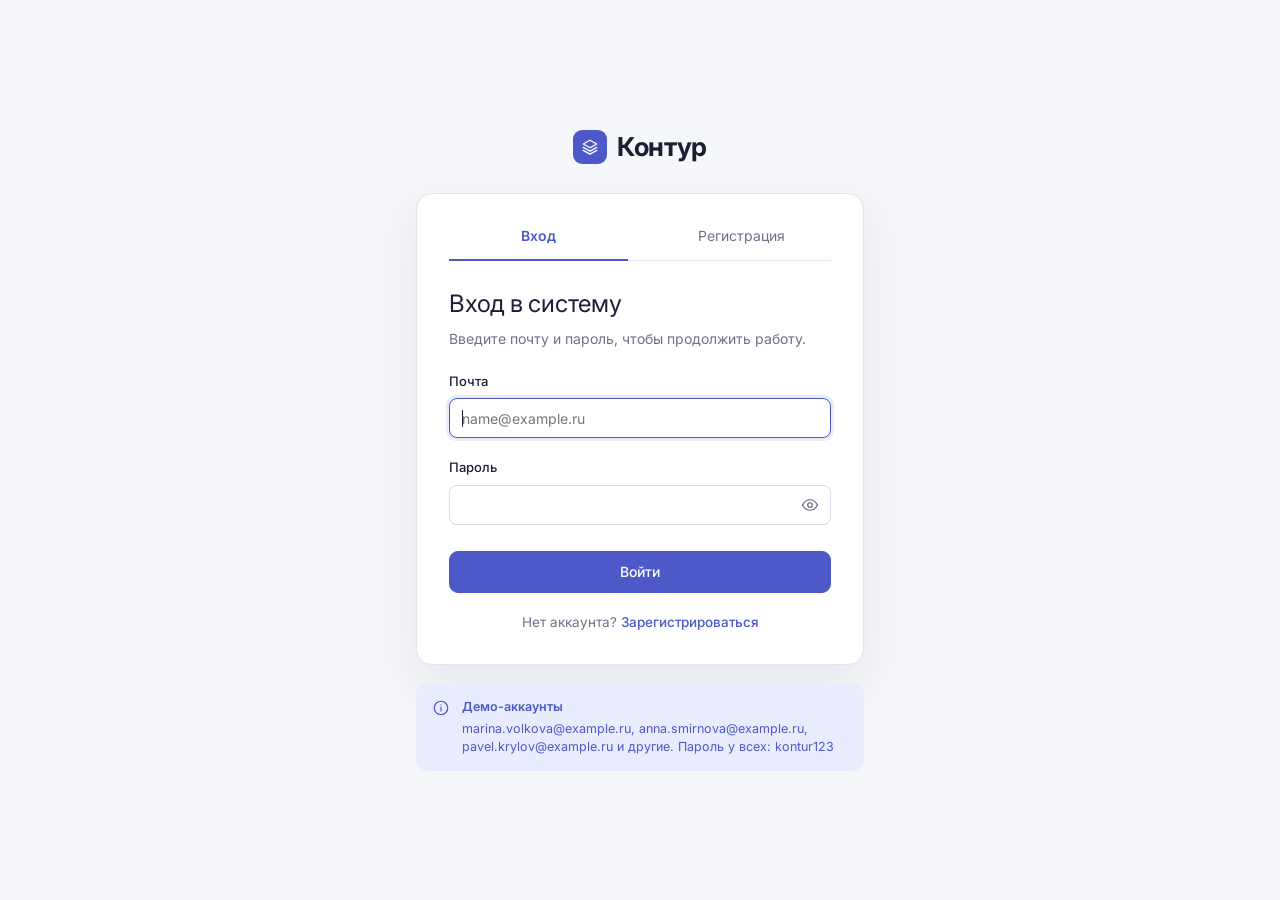
<file: index.html>
<!DOCTYPE html>
<html lang="ru">
	<head>
		<meta charset="utf-8">
		<meta http-equiv="refresh" content="0; url=projects.html">
		<title>Контур</title>
	</head>
	<body>
		<a href="projects.html">Перейти к проектам</a>
	</body>
</html>
</file>
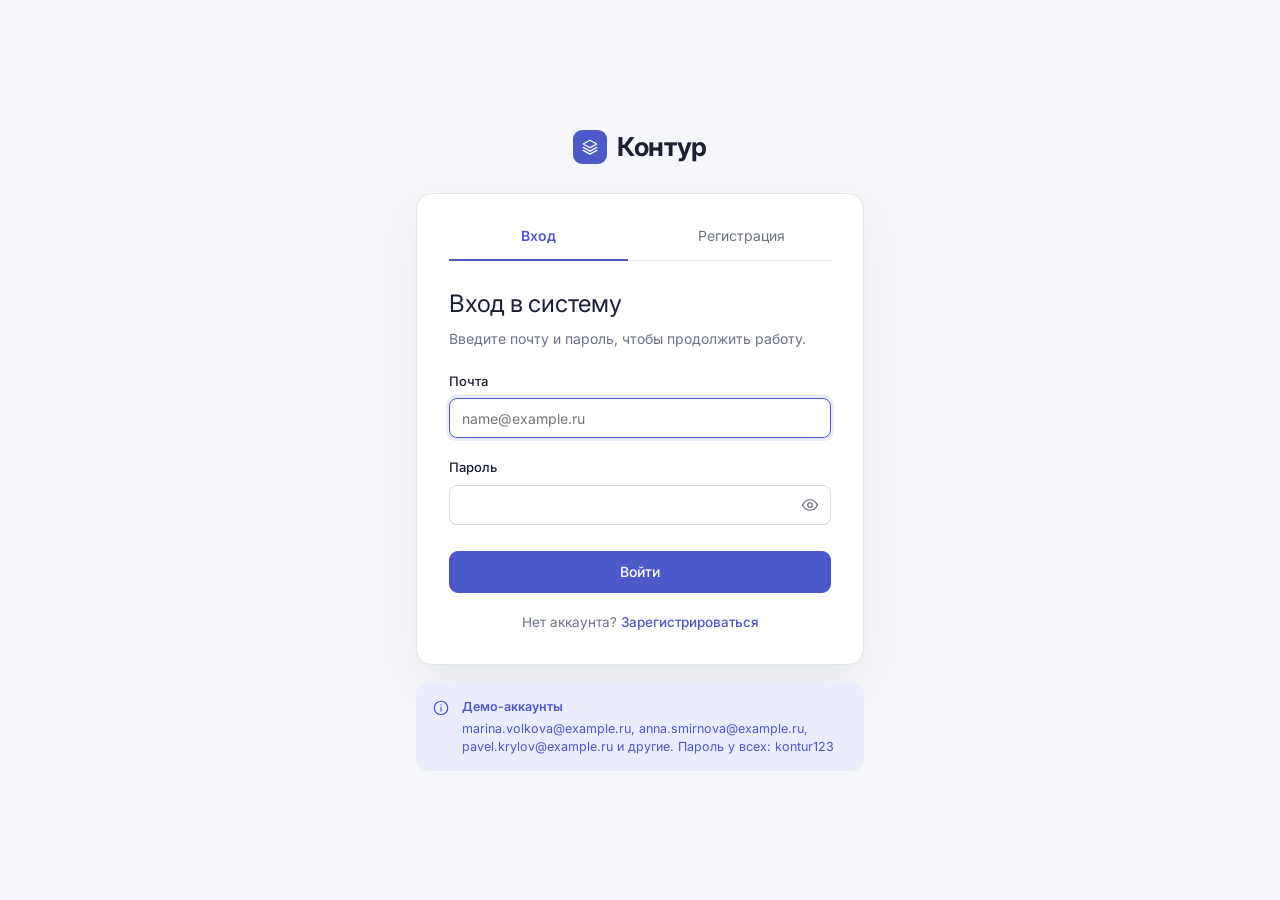
<file: login.html>
<!DOCTYPE html>
<html lang="ru">
<head>
	<meta charset="utf-8">
	<meta name="viewport" content="width=device-width, initial-scale=1">
	<title>Вход — Контур</title>
	<link rel="preconnect" href="https://fonts.googleapis.com">
	<link rel="preconnect" href="https://fonts.gstatic.com" crossorigin>
	<link href="https://fonts.googleapis.com/css2?family=Inter:wght@400;500;600;700&display=swap" rel="stylesheet">
	<link rel="stylesheet" href="css/styles.css">
</head>
<body class="auth-body">
	<main class="auth">
		<div class="auth-brand"><span class="logo"><svg viewBox="0 0 24 24"><path d="m12 3 9 5-9 5-9-5z"/><path d="m3 12.5 9 5 9-5"/><path d="m3 16.5 9 5 9-5"/></svg></span>Контур</div>
		<section class="auth-card">
			<div class="tabs auth-tabs"><a href="#" data-mode="login" class="active">Вход</a><a href="#" data-mode="register">Регистрация</a></div>
			<h1 id="auth-title">Вход в систему</h1>
			<p class="sub" id="auth-sub"></p>
			<div class="alert alert-error auth-alert hidden" id="auth-error" role="alert"><svg class="i" viewBox="0 0 24 24"><circle cx="12" cy="12" r="9"/><path d="M12 7.5v5.5M12 16.3v.1"/></svg><div><b>Не удалось войти</b><span id="auth-error-text"></span></div></div>
			<form id="login-form" novalidate>
				<div class="field" data-field="email"><label for="login-email">Почта</label><input class="input" id="login-email" name="email" type="email" placeholder="name@example.ru" autocomplete="username"><div class="field-error"></div></div>
				<div class="field" data-field="password"><label for="login-password">Пароль</label><div class="pw-wrap"><input class="input" id="login-password" name="password" type="password" autocomplete="current-password"><button class="pw-toggle" type="button" aria-label="Показать пароль"><svg class="i" viewBox="0 0 24 24"><path d="M2 12s3.6-7 10-7 10 7 10 7-3.6 7-10 7S2 12 2 12z"/><circle cx="12" cy="12" r="3"/></svg></button></div><div class="field-error"></div></div>
				<button class="btn btn-primary auth-submit" type="submit">Войти</button>
				<p class="auth-switch">Нет аккаунта? <button type="button" data-mode="register">Зарегистрироваться</button></p>
			</form>
			<form id="register-form" class="hidden" novalidate>
				<div class="field" data-field="name"><label for="reg-name">Имя и фамилия</label><input class="input" id="reg-name" name="name" autocomplete="name" placeholder="Мария Иванова"><div class="field-error"></div></div>
				<div class="field" data-field="email"><label for="reg-email">Почта</label><input class="input" id="reg-email" name="email" type="email" placeholder="name@example.ru" autocomplete="email"><div class="field-error"></div></div>
				<div class="field" data-field="password"><label for="reg-password">Пароль</label><div class="pw-wrap"><input class="input" id="reg-password" name="password" type="password" autocomplete="new-password"><button class="pw-toggle" type="button" aria-label="Показать пароль"><svg class="i" viewBox="0 0 24 24"><path d="M2 12s3.6-7 10-7 10 7 10 7-3.6 7-10 7S2 12 2 12z"/><circle cx="12" cy="12" r="3"/></svg></button></div><div class="hint">Не короче 8 символов, с буквами и цифрами.</div><div class="field-error"></div></div>
				<div class="field" data-field="confirm"><label for="reg-confirm">Повторите пароль</label><div class="pw-wrap"><input class="input" id="reg-confirm" name="confirm" type="password" autocomplete="new-password"><button class="pw-toggle" type="button" aria-label="Показать пароль"><svg class="i" viewBox="0 0 24 24"><path d="M2 12s3.6-7 10-7 10 7 10 7-3.6 7-10 7S2 12 2 12z"/><circle cx="12" cy="12" r="3"/></svg></button></div><div class="field-error"></div></div>
				<button class="btn btn-primary auth-submit" type="submit">Создать аккаунт</button>
				<p class="auth-switch">Уже есть аккаунт? <button type="button" data-mode="login">Войти</button></p>
			</form>
		</section>
		<div class="alert alert-info demo-hint" id="demo-hint"><svg class="i" viewBox="0 0 24 24"><circle cx="12" cy="12" r="9"/><path d="M12 11v5M12 7.8v.1"/></svg><div><b>Демо-аккаунты</b>marina.volkova@example.ru, anna.smirnova@example.ru, pavel.krylov@example.ru и другие. Пароль у всех: kontur123</div></div>
	</main>
	<script src="js/store.js"></script>
	<script src="js/ui.js"></script>
	<script src="js/auth.js"></script>
	<script src="js/pages/login.js"></script>
</body>
</html>
</file>
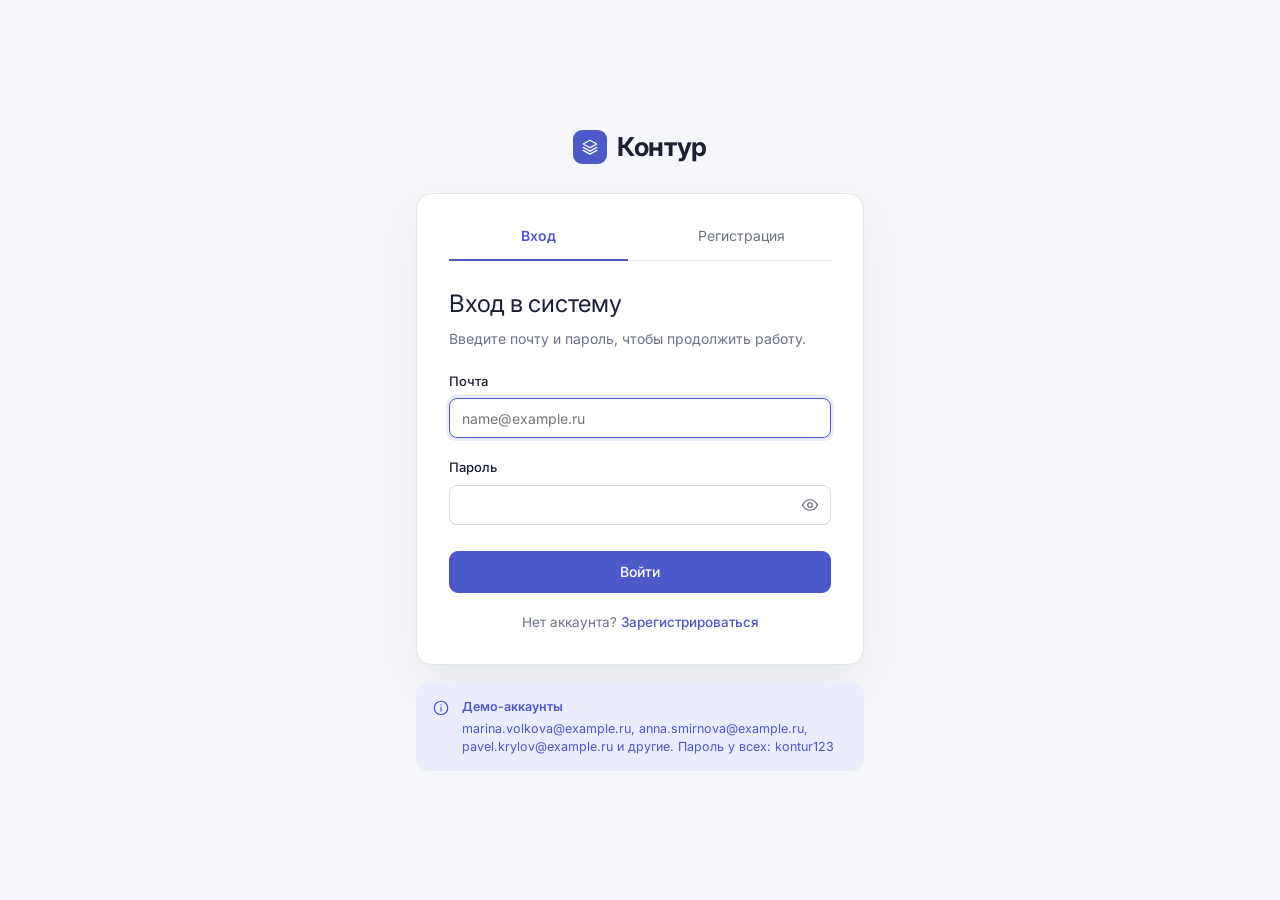
<file: members.html>
<!DOCTYPE html>
<html lang="ru">
<head>
	<meta charset="utf-8">
	<meta name="viewport" content="width=device-width, initial-scale=1">
	<title>Участники проекта — Контур</title>
	<link rel="preconnect" href="https://fonts.googleapis.com">
	<link rel="preconnect" href="https://fonts.gstatic.com" crossorigin>
	<link href="https://fonts.googleapis.com/css2?family=Inter:wght@400;500;600;700&display=swap" rel="stylesheet">
	<link rel="stylesheet" href="css/styles.css">
</head>
<body>
	<main class="content">
		<div class="page-head">
			<div><h1>Участники проекта</h1><p class="sub" id="members-sub"></p></div>
			<div class="head-actions"><button class="btn btn-primary" type="button" data-open="modal-invite" id="invite-open" style="height:38px"><svg class="i" viewBox="0 0 24 24"><circle cx="9" cy="8.5" r="3.2"/><path d="M3 19c0-3.2 2.7-5 6-5s4 .8 5 2.2M18 8v6M15 11h6"/></svg>Пригласить участника</button></div>
		</div>
		<div class="tabs"><a href="tickets.html">Тикеты</a><a href="members.html" class="active">Участники</a><a href="project-settings.html">Настройки</a></div>
		<div class="alert alert-info page-alert"><svg class="i" viewBox="0 0 24 24"><circle cx="12" cy="12" r="9"/><path d="M12 11v5M12 7.8v.1"/></svg><div><b>Управлять участниками может только руководитель</b><span id="members-note"></span></div></div>
		<div class="table members">
			<div class="t-head"><div>Участник</div><div>Роль в проекте</div><div>Доступ</div><div>Действия</div></div>
			<div id="members-body"></div>
		</div>
	</main>

	<div class="overlay" id="modal-invite" role="dialog" aria-modal="true" aria-labelledby="modal-invite-t">
		<div class="modal">
			<div class="modal-head"><h2 id="modal-invite-t">Приглашение в проект</h2><button class="modal-x" type="button" data-close aria-label="Закрыть"><svg class="i" viewBox="0 0 24 24"><path d="M6 6l12 12M18 6 6 18"/></svg></button></div>
			<p class="lead" id="invite-lead"></p>
			<div class="field" id="invite-email-field"><label for="invite-email">Email участника *</label><input class="input" id="invite-email" type="email" placeholder="name@example.ru" autocomplete="off"><div class="field-error"></div></div>
			<div class="hint" style="margin-top:-4px">Приглашать можно человека с готовым аккаунтом. Роль назначается после входа в проект.</div>
			<div class="alert alert-success hidden" id="invite-sent"><svg class="i" viewBox="0 0 24 24"><circle cx="12" cy="12" r="9"/><path d="m8 12.3 2.8 2.8L16 9.5"/></svg><div><b>Приглашение отправлено</b>Письмо отправлено на <span id="invite-sent-email"></span>. В списке участников отображается статус «Приглашён».<span class="invite-code" id="invite-sent-code"></span></div></div>
			<div class="modal-foot"><button class="btn" type="button" data-close>Отмена</button><button class="btn btn-primary" id="invite-done" type="button">Готово</button></div>
		</div>
	</div>
	<div class="overlay" id="modal-role" role="dialog" aria-modal="true" aria-labelledby="modal-role-t">
		<div class="modal">
			<div class="modal-head"><h2 id="modal-role-t">Изменить роль участника</h2><button class="modal-x" type="button" data-close aria-label="Закрыть"><svg class="i" viewBox="0 0 24 24"><path d="M6 6l12 12M18 6 6 18"/></svg></button></div>
			<p class="lead" id="role-lead"></p>
			<div class="person" style="margin-bottom:22px"><span class="avatar lg" id="role-ava"></span><div><b id="role-name"></b><small id="role-email"></small></div></div>
			<div class="field"><label for="cur-role">Текущая роль</label><input class="input" id="cur-role" readonly></div>
			<div class="field"><label for="new-role">Новая роль *</label><select class="select" id="new-role"><option value="manager">Руководитель</option><option value="developer">Разработчик</option><option value="tester">Тестировщик</option></select></div>
			<div class="alert alert-info" style="margin-top:0"><svg class="i" viewBox="0 0 24 24"><circle cx="12" cy="12" r="9"/><path d="M12 11v5M12 7.8v.1"/></svg><div><b id="role-info-title"></b><span id="role-info-text"></span></div></div>
			<p class="hint" style="margin:18px 0 0;font-size:13px">«Отмена» закроет окно без изменения роли.</p>
			<div class="modal-foot"><button class="btn" type="button" data-close>Отмена</button><button class="btn btn-primary" id="role-save" type="button">Сохранить роль</button></div>
		</div>
	</div>
	<div class="overlay" id="modal-remove" role="dialog" aria-modal="true" aria-labelledby="modal-remove-t">
		<div class="modal">
			<div class="modal-head"><h2 id="modal-remove-t">Удалить участника из проекта?</h2><button class="modal-x" type="button" data-close aria-label="Закрыть"><svg class="i" viewBox="0 0 24 24"><path d="M6 6l12 12M18 6 6 18"/></svg></button></div>
			<p class="lead"><span id="rm-name"></span> потеряет доступ к проекту «<span id="rm-project"></span>». Комментарии и созданные тикеты останутся в проекте.</p>
			<div class="kv">Участник</div><div class="kv-v" id="rm-line"></div>
			<div class="kv" style="margin-top:20px">Роль</div><div class="kv-v" id="rm-role"></div>
			<div class="alert alert-warn" id="rm-alert"><svg class="i" viewBox="0 0 24 24"><circle cx="12" cy="12" r="9"/><path d="M12 11v5M12 7.8v.1"/></svg><div><b id="rm-alert-title"></b><span id="rm-alert-text"></span></div></div>
			<div class="modal-foot"><button class="btn" type="button" data-close>Отмена</button><button class="btn btn-danger" id="remove-confirm" type="button">Удалить участника</button></div>
		</div>
	</div>
	<script src="js/store.js"></script>
	<script src="js/ui.js"></script>
	<script src="js/pages/members.js"></script>
</body>
</html>
</file>
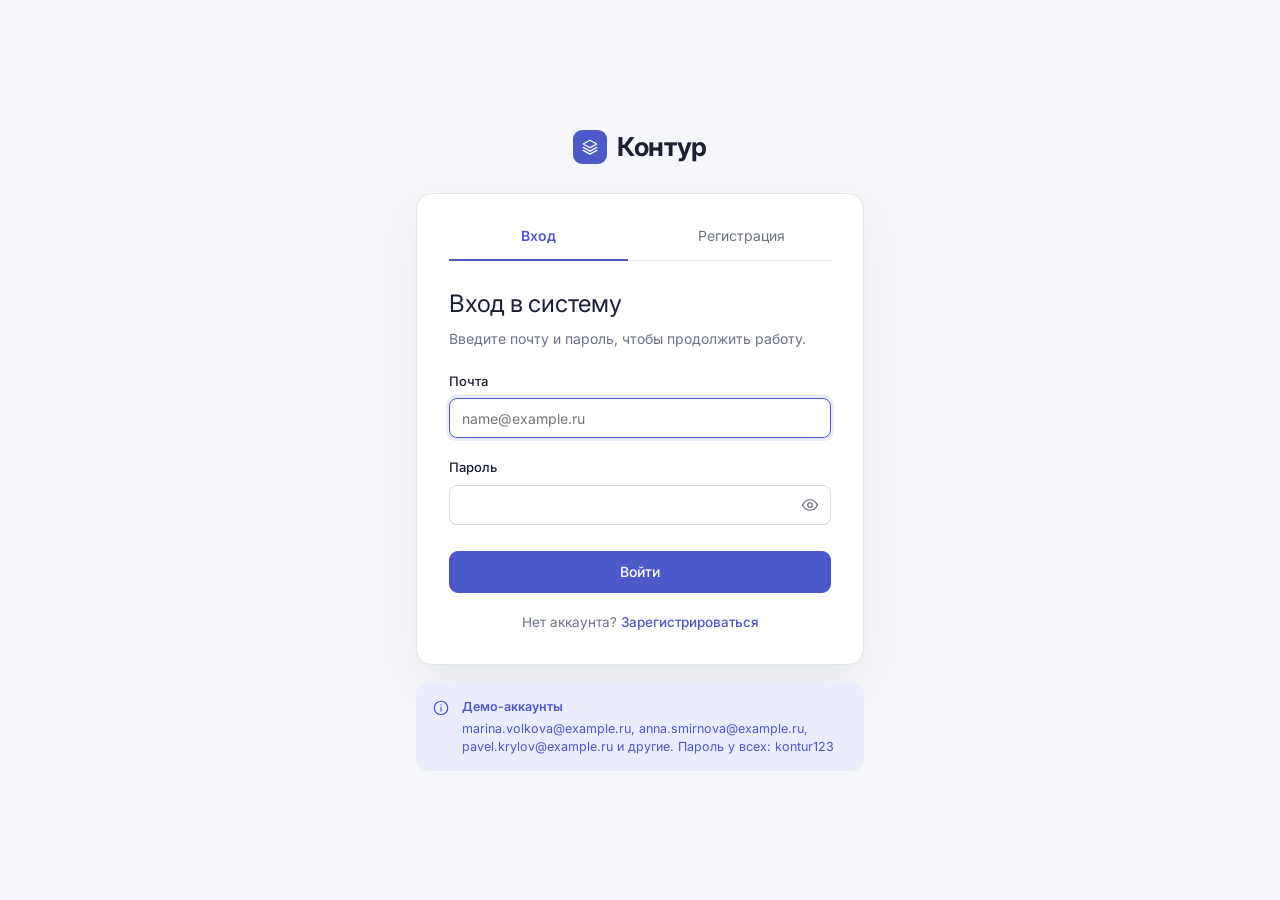
<file: my-tickets.html>
<!DOCTYPE html>
<html lang="ru">
<head>
	<meta charset="utf-8">
	<meta name="viewport" content="width=device-width, initial-scale=1">
	<title>Мои тикеты — Контур</title>
	<link rel="preconnect" href="https://fonts.googleapis.com">
	<link rel="preconnect" href="https://fonts.gstatic.com" crossorigin>
	<link href="https://fonts.googleapis.com/css2?family=Inter:wght@400;500;600;700&display=swap" rel="stylesheet">
	<link rel="stylesheet" href="css/styles.css">
</head>
<body>
	<main class="content">
		<div class="page-head">
			<div><h1>Мои тикеты</h1><p class="sub" id="tickets-sub"></p></div>
			<div class="head-actions"><a class="btn" href="ticket-new.html" style="height:38px"><svg class="i" viewBox="0 0 24 24"><path d="M12 5v14M5 12h14"/></svg>Создать тикет</a></div>
		</div>
		<div class="tabs" id="ticket-tabs" style="margin-top:6px;margin-bottom:0"></div>
		<div class="toolbar">
			<div class="search"><svg class="i" viewBox="0 0 24 24"><circle cx="11" cy="11" r="6.5"/><path d="m20 20-4.2-4.2"/></svg><input class="input" id="q" placeholder="Найти по номеру или названию" aria-label="Поиск"></div>
			<select class="select" id="f-status" aria-label="Статус"></select>
			<select class="select" id="f-priority" aria-label="Приоритет"><option value="">Все приоритеты</option><option>Высокий</option><option>Средний</option><option>Низкий</option></select>
		</div>
		<div class="table my-tickets">
			<div class="t-head"><div>Тикет</div><div>Статус</div><div>Приоритет</div><div>Исполнитель</div><div>Срок</div></div>
			<div id="rows"></div>
			<div class="t-foot"><span id="shown"></span><span>Обновлено только что</span></div>
		</div>
		<div class="alert alert-info notice-spacer"><svg class="i" viewBox="0 0 24 24"><circle cx="12" cy="12" r="9"/><path d="M12 11v5M12 7.8v.1"/></svg><div><b>Новый тикет сначала увидит руководитель</b>Опишите проблему, задайте приоритет и приложите материалы. Руководитель назначит разработчика.</div></div>
	</main>
	<script src="js/store.js"></script>
	<script src="js/ui.js"></script>
	<script src="js/pages/my-tickets.js"></script>
</body>
</html>
</file>
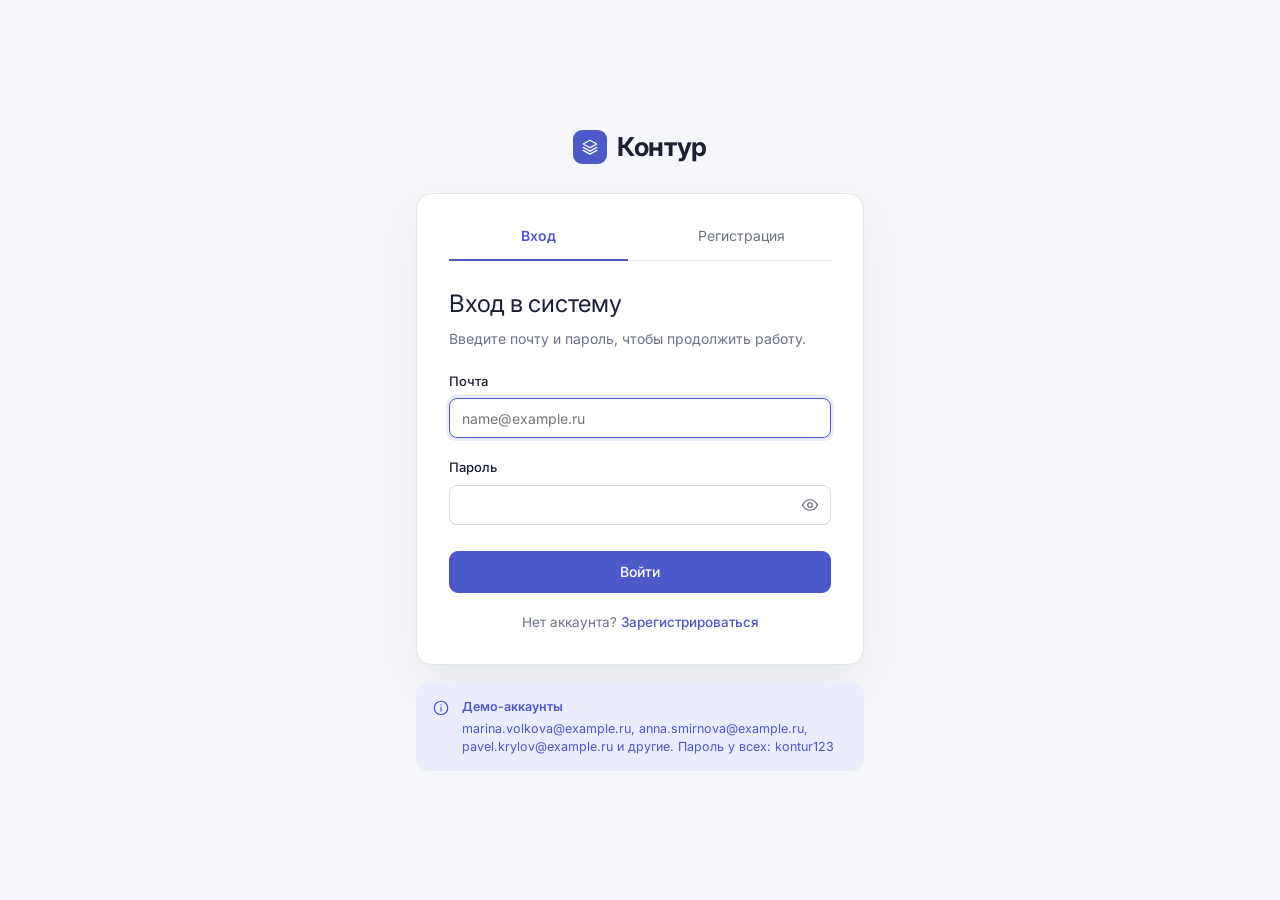
<file: project-new.html>
<!DOCTYPE html>
<html lang="ru">
<head>
	<meta charset="utf-8">
	<meta name="viewport" content="width=device-width, initial-scale=1">
	<title>Новый проект — Контур</title>
	<link rel="preconnect" href="https://fonts.googleapis.com">
	<link rel="preconnect" href="https://fonts.gstatic.com" crossorigin>
	<link href="https://fonts.googleapis.com/css2?family=Inter:wght@400;500;600;700&display=swap" rel="stylesheet">
	<link rel="stylesheet" href="css/styles.css">
</head>
<body>
	<main class="content">
		<div class="page-head"><div><h1>Новый проект</h1><p class="sub" id="np-sub">Задайте название и подключите Git-репозиторий.</p></div></div>
		<form class="form-layout" id="project-form" novalidate>
			<div>
				<div class="stack">
					<section class="card">
						<h2>Основная информация</h2>
						<div class="field" data-field="name"><label for="name">Название проекта *</label><input class="input" id="name" name="name" autocomplete="off"><div class="field-error"></div></div>
						<div class="field" data-field="code"><label for="code">Код проекта *</label><input class="input" id="code" name="code" maxlength="6" autocomplete="off"><div class="hint">Код используется в номерах тикетов. Например, NTF-1.</div><div class="field-error"></div></div>
						<div class="field" data-field="description"><label for="description">Описание</label><textarea class="textarea" id="description" name="description" style="min-height:90px"></textarea></div>
					</section>
					<section class="card">
						<h2>Git-репозиторий</h2>
						<div class="field" data-field="repo"><label for="repo">Ссылка на репозиторий</label><input class="input" id="repo" name="repo" placeholder="https://github.com/команда/проект" autocomplete="off"><div class="field-error"></div></div>
						<div class="repo-row"><span class="chip hidden" id="repo-chip"></span><button class="btn btn-sm" id="repo-check" type="button">Проверить репозиторий</button></div>
					</section>
				</div>
				<div class="form-actions"><a class="btn" href="projects.html">Отмена</a><button class="btn btn-primary" id="create-project" type="submit">Создать проект</button></div>
			</div>
			<aside>
				<section class="card side-card"><h2>Что будет дальше</h2><p>После создания проекта пригласите участников и назначьте роли. Тикеты будут связаны с этим проектом.</p><div class="sep"></div>
					<div class="kv">Руководитель</div><div class="kv-v" id="manager-name"></div><div class="kv">Доступ</div><div class="kv-v" style="margin:0">Только для участников</div></section>
				<div class="alert alert-error hidden" id="np-fail"><svg class="i" viewBox="0 0 24 24"><circle cx="12" cy="12" r="9"/><path d="M12 7.5v5.5M12 16.3v.1"/></svg><div><b>Проект пока не создан</b>Исправьте ссылку и повторите проверку. Остальные данные сохранены в форме.</div></div>
			</aside>
		</form>
	</main>
	<script src="js/store.js"></script>
	<script src="js/ui.js"></script>
	<script src="js/pages/project-new.js"></script>
</body>
</html>
</file>
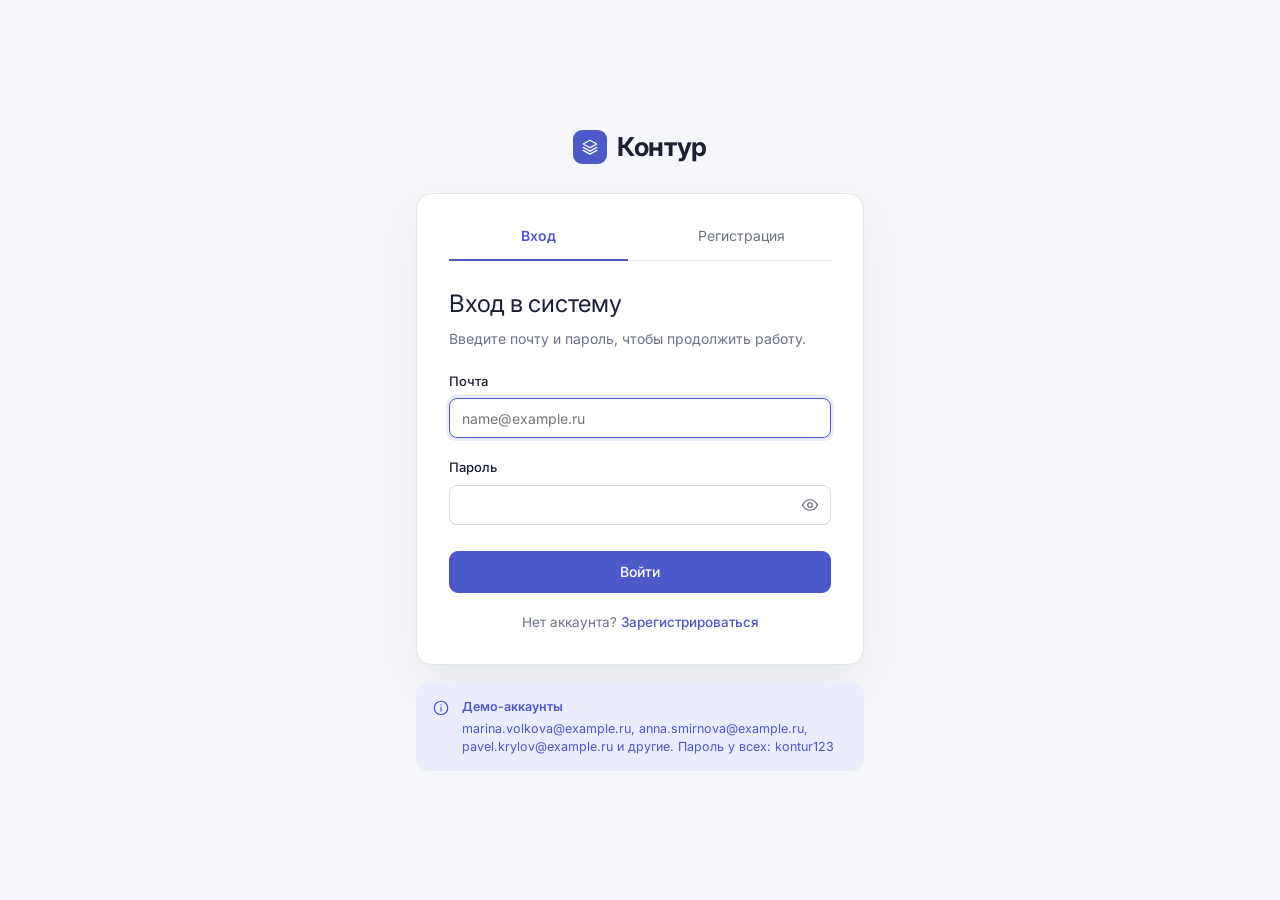
<file: project-settings.html>
<!DOCTYPE html>
<html lang="ru">
<head>
	<meta charset="utf-8">
	<meta name="viewport" content="width=device-width, initial-scale=1">
	<title>Настройки проекта — Контур</title>
	<link rel="preconnect" href="https://fonts.googleapis.com">
	<link rel="preconnect" href="https://fonts.gstatic.com" crossorigin>
	<link href="https://fonts.googleapis.com/css2?family=Inter:wght@400;500;600;700&display=swap" rel="stylesheet">
	<link rel="stylesheet" href="css/styles.css">
</head>
<body>
	<main class="content">
		<div class="page-head"><div><h1 id="project-title"></h1><p class="sub">Настройки проекта и подключение к репозиторию.</p></div></div>
		<div class="tabs"><a href="tickets.html">Тикеты</a><a href="members.html">Участники</a><a href="project-settings.html" class="active">Настройки</a></div>
		<form class="form-layout" id="project-form" novalidate>
			<div>
				<div class="stack">
					<section class="card">
						<h2>Основная информация</h2>
						<div class="field" data-field="name"><label for="name">Название проекта *</label><input class="input" id="name" name="name" autocomplete="off"><div class="field-error"></div></div>
						<div class="field" data-field="code"><label for="code">Код проекта *</label><input class="input" id="code" name="code" maxlength="6" autocomplete="off"><div class="hint">Код используется в номерах тикетов. Например, NTF-1.</div><div class="field-error"></div></div>
						<div class="field" data-field="description"><label for="description">Описание</label><textarea class="textarea" id="description" name="description" style="min-height:90px"></textarea></div>
					</section>
					<section class="card">
						<h2>Git-репозиторий</h2>
						<div class="field" data-field="repo"><label for="repo">Ссылка на репозиторий</label><input class="input" id="repo" name="repo" placeholder="https://github.com/команда/проект" autocomplete="off"><div class="field-error"></div></div>
						<div class="repo-row"><span class="chip hidden" id="repo-chip"></span><button class="btn btn-sm" id="repo-check" type="button">Проверить репозиторий</button></div>
					</section>
				</div>
				<div class="form-actions"><a class="btn" href="projects.html">Отмена</a><button class="btn btn-primary" type="submit">Сохранить изменения</button></div>
			</div>
			<aside class="stack">
				<section class="card side-card"><h2>О проекте</h2><p>Изменения проекта доступны всем его участникам. Только руководитель может изменять настройки и удалять проект.</p><div class="sep"></div>
					<div class="kv">Руководитель</div><div class="kv-v" id="owner-name"></div><div class="kv">Доступ</div><div class="kv-v" style="margin:0">Только для участников</div></section>
				<section class="card side-card"><h2>Удаление проекта</h2><p>Проект и связанные тикеты будут удалены без возможности восстановления.</p><button class="btn btn-danger" type="button" data-open="modal-delete-project" style="height:38px">Удалить проект</button></section>
			</aside>
		</form>
	</main>

	<div class="overlay" id="modal-delete-project" role="dialog" aria-modal="true" aria-labelledby="modal-delete-project-t">
		<div class="modal">
			<div class="modal-head"><h2 id="modal-delete-project-t">Удалить проект «<span id="dp-name"></span>»?</h2><button class="modal-x" type="button" data-close aria-label="Закрыть"><svg class="i" viewBox="0 0 24 24"><path d="M6 6l12 12M18 6 6 18"/></svg></button></div>
			<p class="lead" id="dp-lead"></p>
			<div class="alert alert-warn" style="margin-top:0;margin-bottom:20px"><svg class="i" viewBox="0 0 24 24"><circle cx="12" cy="12" r="9"/><path d="M12 11v5M12 7.8v.1"/></svg><div><b style="margin:0">Git-репозиторий останется без изменений</b></div></div>
			<div class="field" id="confirm-field"><label for="confirm-name">Для подтверждения введите название проекта</label><input class="input" id="confirm-name" autocomplete="off"><div class="field-error">Название не совпадает с названием проекта</div></div>
			<div class="modal-foot"><button class="btn" type="button" data-close>Отмена</button><button class="btn btn-danger" id="delete-confirm" type="button">Удалить проект</button></div>
		</div>
	</div>
	<script src="js/store.js"></script>
	<script src="js/ui.js"></script>
	<script src="js/pages/project-settings.js"></script>
</body>
</html>
</file>
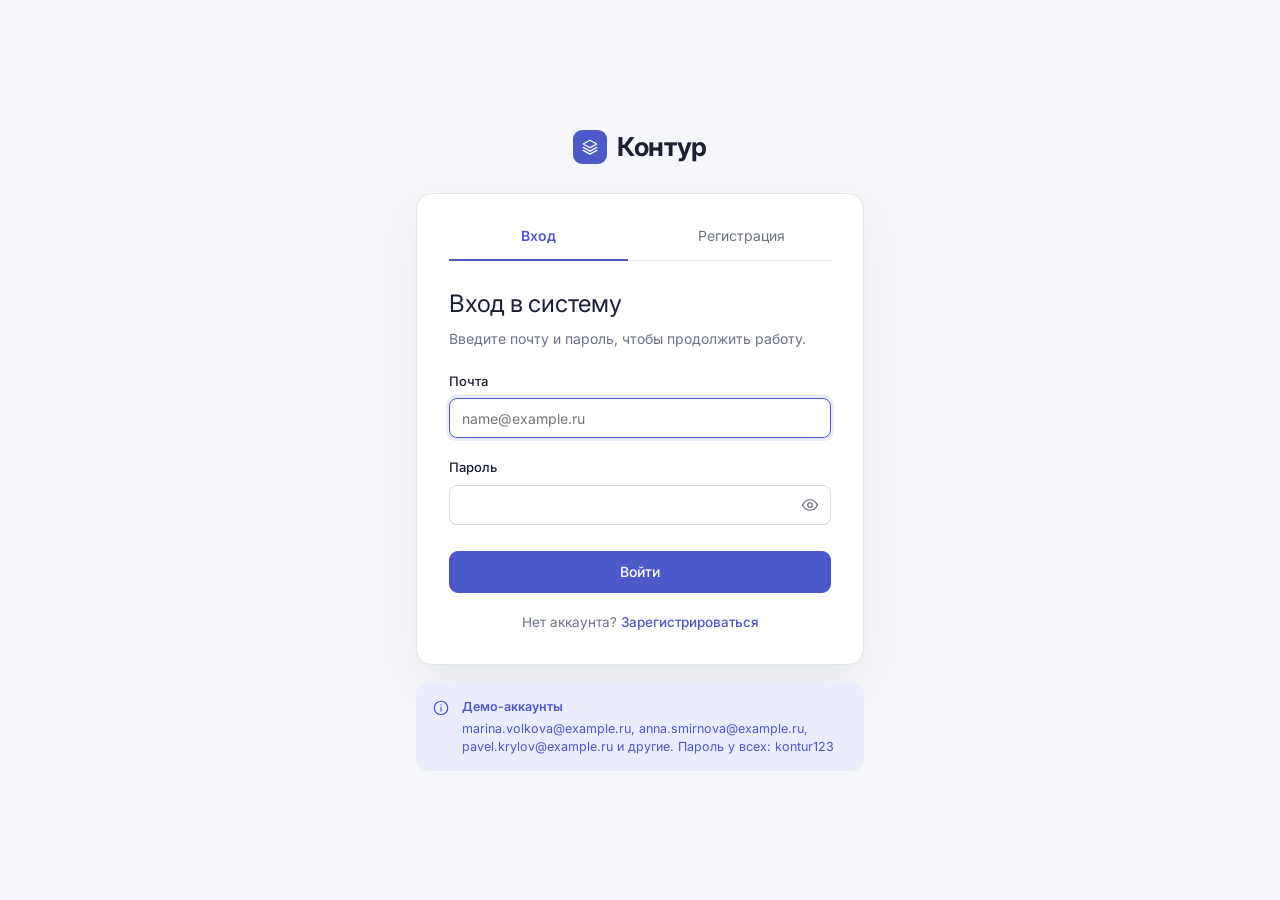
<file: projects.html>
<!DOCTYPE html>
<html lang="ru">
<head>
	<meta charset="utf-8">
	<meta name="viewport" content="width=device-width, initial-scale=1">
	<title>Проекты — Контур</title>
	<link rel="preconnect" href="https://fonts.googleapis.com">
	<link rel="preconnect" href="https://fonts.gstatic.com" crossorigin>
	<link href="https://fonts.googleapis.com/css2?family=Inter:wght@400;500;600;700&display=swap" rel="stylesheet">
	<link rel="stylesheet" href="css/styles.css">
</head>
<body>
	<main class="content">
		<div class="page-head">
			<div><h1>Проекты</h1><p class="sub">Общее пространство для команды, кода и задач.</p></div>
			<div class="head-actions">
				<button class="btn" type="button" data-open="modal-join">Войти в проект</button>
				<a class="btn btn-primary" href="project-new.html"><svg class="i" viewBox="0 0 24 24"><path d="M12 5v14M5 12h14"/></svg>Создать проект</a>
			</div>
		</div>
		<div class="alert alert-success" id="welcome"><svg class="i" viewBox="0 0 24 24"><circle cx="12" cy="12" r="9"/><path d="m8 12.3 2.8 2.8L16 9.5"/></svg><div><b>Вы вошли в систему</b><span id="welcome-text"></span></div></div>
		<div class="list-head">
			<h2 id="projects-title">Все проекты</h2>
			<div><input class="input inline-search" id="project-search" placeholder="Название или код проекта" aria-label="Поиск проектов"><button class="btn btn-sm" id="search-toggle" type="button"><svg class="i" viewBox="0 0 24 24"><circle cx="11" cy="11" r="6.5"/><path d="m20 20-4.2-4.2"/></svg>Поиск проектов</button></div>
		</div>
		<section class="projects" id="projects"></section>
	</main>

	<div class="overlay" id="modal-join" role="dialog" aria-modal="true" aria-labelledby="modal-join-t">
		<div class="modal">
			<div class="modal-head"><h2 id="modal-join-t">Войти в проект</h2><button class="modal-x" type="button" data-close aria-label="Закрыть"><svg class="i" viewBox="0 0 24 24"><path d="M6 6l12 12M18 6 6 18"/></svg></button></div>
			<p class="lead">Введите код приглашения, полученный от руководителя проекта. Проект появится в вашем списке.</p>
			<div class="field" id="invite-field"><label for="invite-code">Код приглашения</label>
				<input class="input" id="invite-code" placeholder="PRJ-XXXX-XXXX" autocomplete="off">
				<div class="hint">Код указан в приглашении в проект.</div><div class="field-error">Неверный код приглашения</div></div>
			<div class="modal-foot"><button class="btn" type="button" data-close>Отмена</button><button class="btn btn-primary" id="join-confirm" type="button">Подтвердить</button></div>
		</div>
	</div>
	<script src="js/store.js"></script>
	<script src="js/ui.js"></script>
	<script src="js/pages/projects.js"></script>
</body>
</html>
</file>
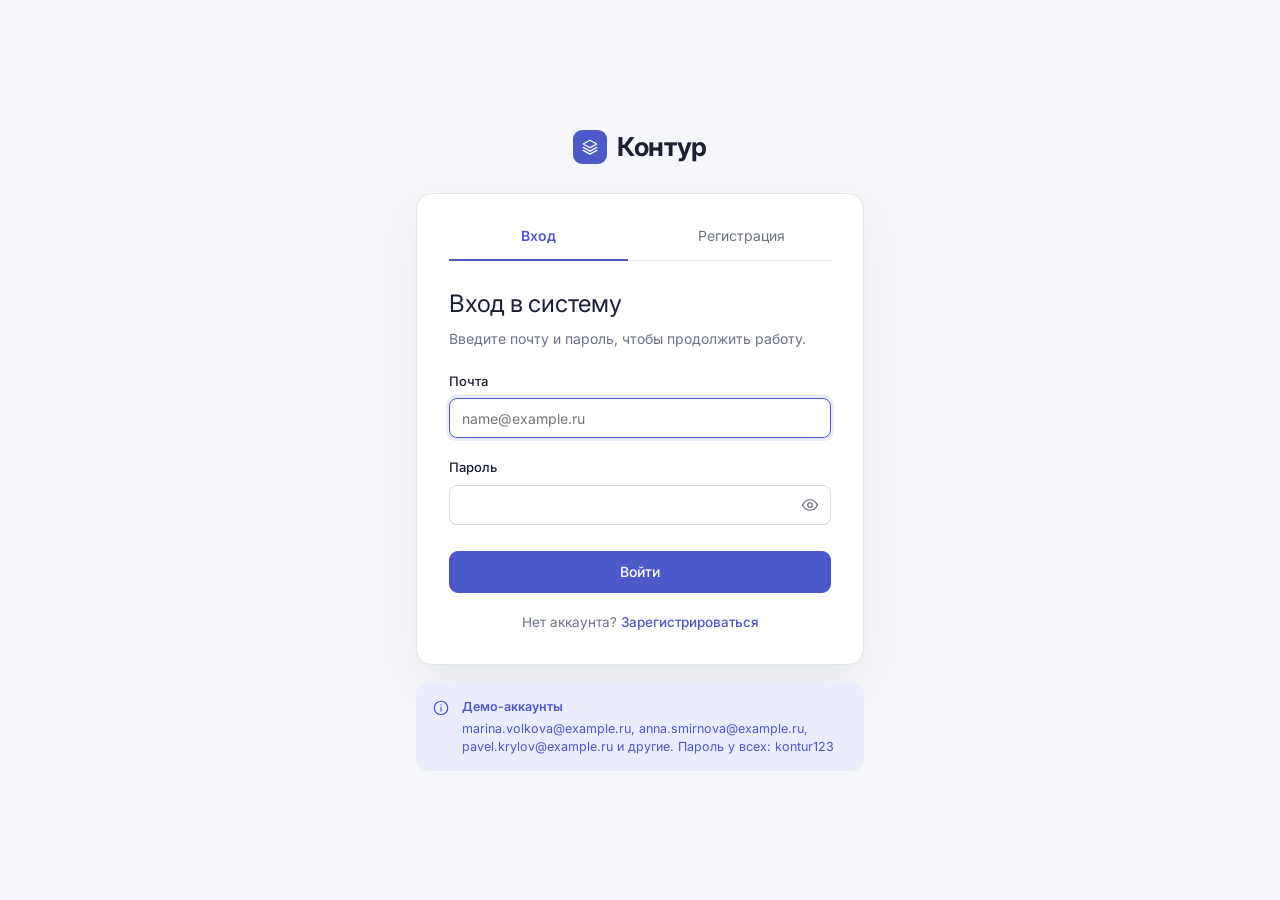
<file: ticket-edit.html>
<!DOCTYPE html>
<html lang="ru">
<head>
	<meta charset="utf-8">
	<meta name="viewport" content="width=device-width, initial-scale=1">
	<title>Редактирование тикета — Контур</title>
	<link rel="preconnect" href="https://fonts.googleapis.com">
	<link rel="preconnect" href="https://fonts.gstatic.com" crossorigin>
	<link href="https://fonts.googleapis.com/css2?family=Inter:wght@400;500;600;700&display=swap" rel="stylesheet">
	<link rel="stylesheet" href="css/styles.css">
</head>
<body>
	<main class="content">
		<div class="page-head">
			<div><h1>Редактирование тикета</h1><p class="sub" id="te-sub"></p></div>
			<div class="head-actions"><a class="btn" id="cancel-link" href="tickets.html">Отмена</a><button class="btn btn-primary" id="submit-top" type="button">Сохранить изменения</button></div>
		</div>
		<div class="alert alert-error page-alert hidden" id="form-alert"><svg class="i" viewBox="0 0 24 24"><circle cx="12" cy="12" r="9"/><path d="M12 7.5v5.5M12 16.3v.1"/></svg><div><b id="alert-title"></b><span id="alert-text"></span></div></div>
		<form class="edit-layout" id="ticket-form" novalidate>
			<div class="stack">
				<section class="card">
					<h2>Детали тикета</h2>
					<div class="field" data-field="title"><label for="title">Название *</label><input class="input" id="title" name="title" autocomplete="off"><div class="field-error"></div></div>
					<div class="field" data-field="description"><label for="description">Описание *</label><textarea class="textarea" id="description" name="description" style="min-height:88px"></textarea><div class="field-error"></div></div>
					<div class="field" data-field="steps"><label for="steps">Шаги воспроизведения *</label><textarea class="textarea" id="steps" name="steps" style="min-height:88px"></textarea><div class="field-error"></div></div>
					<div class="row2">
						<div class="field"><label for="expected">Ожидаемый результат</label><input class="input" id="expected" name="expected" autocomplete="off"></div>
						<div class="field"><label for="actual">Фактический результат</label><input class="input" id="actual" name="actual" autocomplete="off"></div>
					</div>
				</section>
				<section class="card">
					<div class="field"><label for="comment">Комментарий</label><input class="input" id="comment" name="comment" autocomplete="off"></div>
					<div class="card-head-row"><label>Вложения</label><button class="btn btn-sm" id="attach-btn" type="button"><svg class="i" viewBox="0 0 24 24"><path d="m20 11-8.5 8.5a5 5 0 0 1-7-7L13 4a3.3 3.3 0 0 1 5 5l-8.5 8.5a1.7 1.7 0 0 1-2.5-2.5L14.5 8"/></svg>Прикрепить файлы</button><input type="file" id="attach-input" multiple hidden></div>
					<div id="attach-list" class="stack" style="gap:10px"></div>
					<div class="fileinfo">Изображения, документы и видео · Не более 20 МБ на файл</div>
					<div id="attach-errors" class="file-errors hidden"></div>
				</section>
			</div>
			<aside class="stack">
				<section class="card">
					<h2>Параметры</h2>
					<div class="field" data-field="projectId"><label for="projectId">Проект *</label><select class="select" id="projectId" name="projectId"></select><div class="field-error"></div></div>
					<div class="field" data-field="priority"><label for="priority">Приоритет *</label><select class="select" id="priority" name="priority"><option>Высокий</option><option>Средний</option><option>Низкий</option></select><div class="field-error"></div></div>
					<div class="field" data-field="startDate"><label for="startDate">Дата начала *</label><input class="input" type="date" id="startDate" name="startDate"><div class="field-error"></div></div>
					<div class="field" data-field="startTime"><label for="startTime">Время начала *</label><input class="input" type="time" id="startTime" name="startTime"><div class="field-error"></div></div>
					<div class="field" data-field="dueDate"><label for="dueDate">Срок выполнения *</label><input class="input" type="date" id="dueDate" name="dueDate"><div class="field-error"></div></div>
					<div class="field" data-field="dueTime"><label for="dueTime">Время завершения *</label><input class="input" type="time" id="dueTime" name="dueTime"><div class="field-error"></div></div>
				</section>
				<div class="alert alert-info"><svg class="i" viewBox="0 0 24 24"><circle cx="12" cy="12" r="9"/><path d="M12 11v5M12 7.8v.1"/></svg><div><b>Изменения увидит исполнитель</b>Изменения деталей и срока сохранятся в истории тикета.</div></div>
			</aside>
		</form>
	</main>
	<script src="js/store.js"></script>
	<script src="js/ui.js"></script>
	<script src="js/pages/ticket-edit.js"></script>
</body>
</html>
</file>
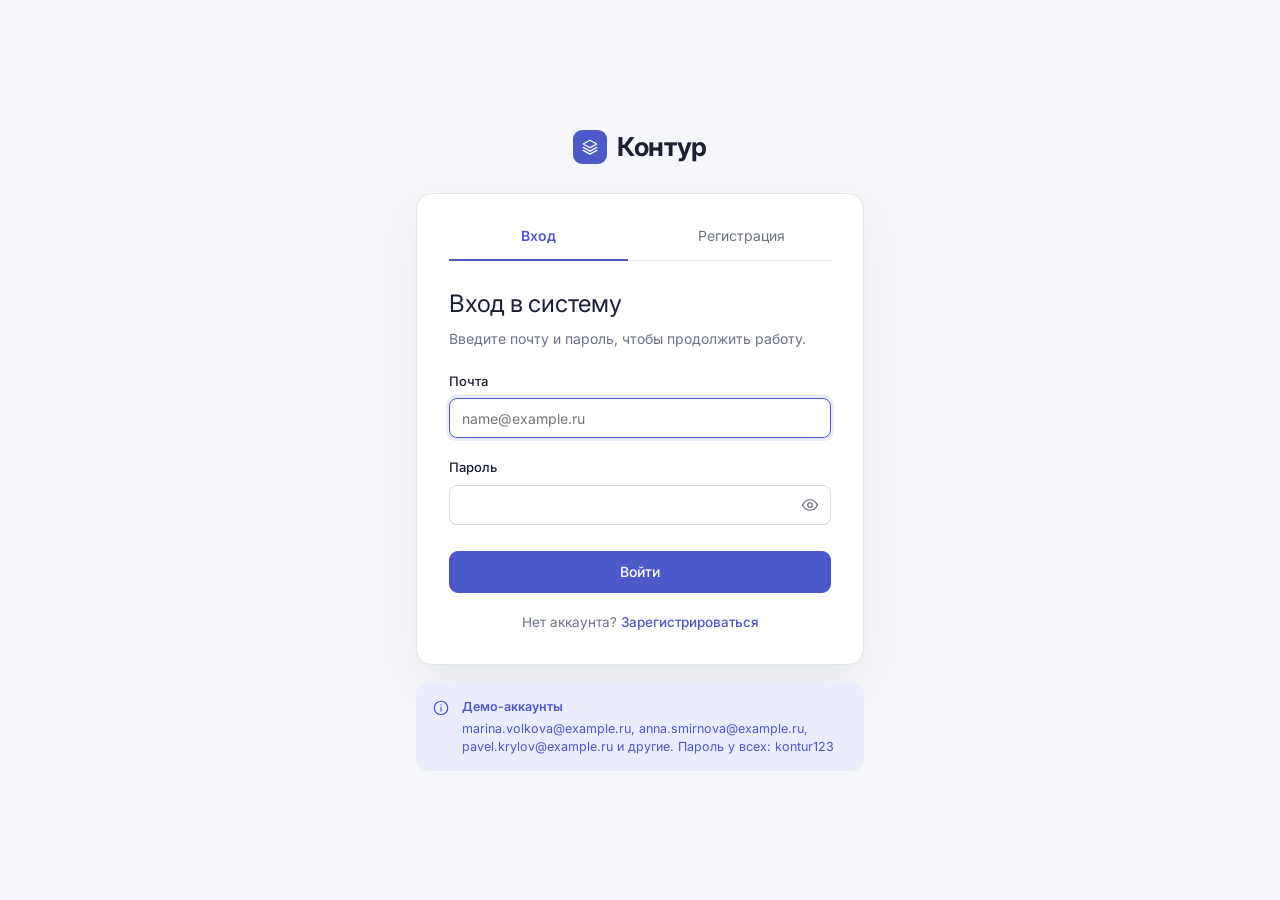
<file: ticket-new.html>
<!DOCTYPE html>
<html lang="ru">
<head>
	<meta charset="utf-8">
	<meta name="viewport" content="width=device-width, initial-scale=1">
	<title>Новый тикет — Контур</title>
	<link rel="preconnect" href="https://fonts.googleapis.com">
	<link rel="preconnect" href="https://fonts.gstatic.com" crossorigin>
	<link href="https://fonts.googleapis.com/css2?family=Inter:wght@400;500;600;700&display=swap" rel="stylesheet">
	<link rel="stylesheet" href="css/styles.css">
</head>
<body>
	<main class="content">
		<div class="page-head">
			<div><h1>Новый тикет</h1><p class="sub" id="nt-sub">После подтверждения тикет будет отправлен руководителю.</p></div>
			<div class="head-actions"><a class="btn" href="my-tickets.html">Отмена</a><button class="btn btn-primary" id="submit-top" type="button">Создать и отправить</button></div>
		</div>
		<div class="alert alert-error page-alert hidden" id="form-alert"><svg class="i" viewBox="0 0 24 24"><circle cx="12" cy="12" r="9"/><path d="M12 7.5v5.5M12 16.3v.1"/></svg><div><b id="alert-title"></b><span id="alert-text"></span></div></div>
		<form class="edit-layout" id="ticket-form" novalidate>
			<div class="stack">
				<section class="card">
					<h2>Описание проблемы</h2>
					<div class="field" data-field="title"><label for="title">Название *</label><input class="input" id="title" name="title" autocomplete="off"><div class="field-error"></div></div>
					<div class="field" data-field="description"><label for="description">Описание *</label><textarea class="textarea" id="description" name="description" style="min-height:88px"></textarea><div class="hint">Почему и когда нужно исправить, тоже напишите в описании.</div><div class="field-error"></div></div>
					<div class="field" data-field="steps"><label for="steps">Шаги воспроизведения *</label><textarea class="textarea" id="steps" name="steps" style="min-height:88px"></textarea><div class="field-error"></div></div>
					<div class="row2">
						<div class="field"><label for="expected">Ожидаемый результат</label><input class="input" id="expected" name="expected" autocomplete="off"></div>
						<div class="field"><label for="actual">Фактический результат</label><input class="input" id="actual" name="actual" autocomplete="off"></div>
					</div>
				</section>
				<section class="card">
					<div class="field"><label for="comment">Комментарий</label><input class="input" id="comment" name="comment" autocomplete="off"></div>
					<div class="card-head-row"><label>Вложения</label><button class="btn btn-sm" id="attach-btn" type="button"><svg class="i" viewBox="0 0 24 24"><path d="m20 11-8.5 8.5a5 5 0 0 1-7-7L13 4a3.3 3.3 0 0 1 5 5l-8.5 8.5a1.7 1.7 0 0 1-2.5-2.5L14.5 8"/></svg>Прикрепить файлы</button><input type="file" id="attach-input" multiple hidden></div>
					<div id="attach-list" class="stack" style="gap:10px"></div>
					<div class="fileinfo">Изображения, документы и видео · Не более 20 МБ на файл</div>
					<div id="attach-errors" class="file-errors hidden"></div>
				</section>
			</div>
			<aside class="stack">
				<section class="card">
					<h2>Параметры</h2>
					<div class="field" data-field="projectId"><label for="projectId">Проект *</label><select class="select" id="projectId" name="projectId"></select><div class="field-error"></div></div>
					<div class="field" data-field="priority"><label for="priority">Приоритет *</label><select class="select" id="priority" name="priority"><option value="">Выберите приоритет</option><option>Высокий</option><option>Средний</option><option>Низкий</option></select><div class="field-error"></div></div>
					<div class="field" data-field="startDate"><label for="startDate">Дата начала *</label><input class="input" type="date" id="startDate" name="startDate"><div class="field-error"></div></div>
					<div class="field" data-field="startTime"><label for="startTime">Время начала *</label><input class="input" type="time" id="startTime" name="startTime"><div class="field-error"></div></div>
					<div class="field" data-field="dueDate"><label for="dueDate">Срок выполнения *</label><input class="input" type="date" id="dueDate" name="dueDate"><div class="field-error"></div></div>
					<div class="field" data-field="dueTime"><label for="dueTime">Время завершения *</label><input class="input" type="time" id="dueTime" name="dueTime"><div class="field-error"></div></div>
				</section>
				<div class="alert alert-info"><svg class="i" viewBox="0 0 24 24"><circle cx="12" cy="12" r="9"/><path d="M12 11v5M12 7.8v.1"/></svg><div><b>На рассмотрение руководителю</b>После создания тикет получит статус «На рассмотрении».</div></div>
			</aside>
		</form>
	</main>
	<script src="js/store.js"></script>
	<script src="js/ui.js"></script>
	<script src="js/pages/ticket-new.js"></script>
</body>
</html>
</file>
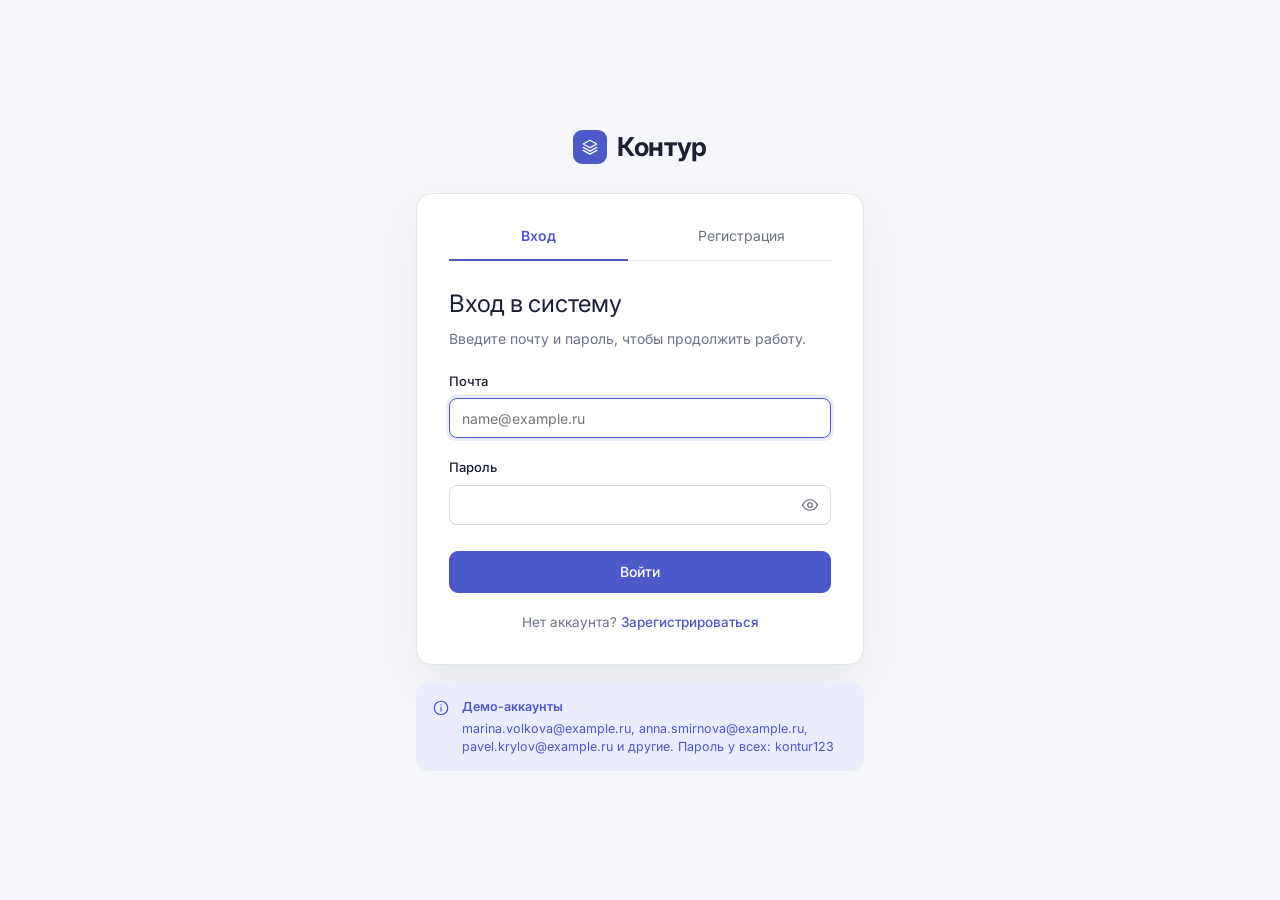
<file: ticket.html>
<!DOCTYPE html>
<html lang="ru">
<head>
	<meta charset="utf-8">
	<meta name="viewport" content="width=device-width, initial-scale=1">
	<title>Тикет — Контур</title>
	<link rel="preconnect" href="https://fonts.googleapis.com">
	<link rel="preconnect" href="https://fonts.gstatic.com" crossorigin>
	<link href="https://fonts.googleapis.com/css2?family=Inter:wght@400;500;600;700&display=swap" rel="stylesheet">
	<link rel="stylesheet" href="css/styles.css">
</head>
<body>
	<main class="content">
		<div class="page-head">
			<div><h1 id="t-title"></h1><p class="sub" id="t-sub"></p></div>
			<div class="head-actions" id="t-actions"></div>
		</div>
		<div class="ticket-layout">
			<div class="stack">
				<section class="request hidden" id="request"></section>
				<section class="card" id="t-main"></section>
				<section class="card">
					<h3 class="sec" style="margin-bottom:20px" id="comments-title"></h3>
					<div id="comments"></div>
					<form class="comment-box" id="comment-form"><input class="input" id="comment-input" placeholder="Добавить комментарий..." aria-label="Комментарий" autocomplete="off"><button type="submit" aria-label="Отправить"><svg class="i" viewBox="0 0 24 24"><path d="M21 3 10 14M21 3l-7 18-4-7-7-4z"/></svg></button></form>
				</section>
			</div>
			<aside class="stack">
				<section class="card props" id="t-props"></section>
				<section class="card"><h2 style="margin-bottom:16px">История</h2><div id="t-history"></div></section>
			</aside>
		</div>
	</main>

	<div class="overlay" id="modal-assign" role="dialog" aria-modal="true" aria-labelledby="modal-assign-t">
		<div class="modal wide">
			<div class="modal-head"><h2 id="modal-assign-t">Назначить тикет</h2><button class="modal-x" type="button" data-close aria-label="Закрыть"><svg class="i" viewBox="0 0 24 24"><path d="M6 6l12 12M18 6 6 18"/></svg></button></div>
			<p class="lead" id="assign-lead"></p>
			<div class="picker" id="assign-list"></div>
			<div class="alert alert-info" style="margin-top:0"><svg class="i" viewBox="0 0 24 24"><circle cx="12" cy="12" r="9"/><path d="M12 11v5M12 7.8v.1"/></svg><div><b>Разработчик получит уведомление</b>Тикет появится в личном списке <span id="assign-name"></span> со статусом «Назначен».</div></div>
			<div class="modal-foot"><button class="btn" type="button" data-close>Отмена</button><button class="btn btn-primary" id="assign-confirm" type="button">Назначить разработчику</button><button class="btn" id="assign-common" type="button">Отправить в общий список</button></div>
		</div>
	</div>
	<div class="overlay" id="modal-delete-ticket" role="dialog" aria-modal="true" aria-labelledby="modal-delete-ticket-t">
		<div class="modal">
			<div class="modal-head"><h2 id="modal-delete-ticket-t">Удалить тикет <span id="del-number"></span>?</h2><button class="modal-x" type="button" data-close aria-label="Закрыть"><svg class="i" viewBox="0 0 24 24"><path d="M6 6l12 12M18 6 6 18"/></svg></button></div>
			<p class="lead" style="margin:0">Тикет, комментарии и вложения будут удалены. Автор получит уведомление.</p>
			<div class="modal-foot"><button class="btn" type="button" data-close>Отмена</button><button class="btn btn-danger" id="delete-confirm" type="button">Удалить</button></div>
		</div>
	</div>
	<div class="overlay" id="modal-own-date" role="dialog" aria-modal="true" aria-labelledby="modal-own-date-t">
		<div class="modal">
			<div class="modal-head"><h2 id="modal-own-date-t">Предложить свою дату</h2><button class="modal-x" type="button" data-close aria-label="Закрыть"><svg class="i" viewBox="0 0 24 24"><path d="M6 6l12 12M18 6 6 18"/></svg></button></div>
			<p class="lead" id="own-lead"></p>
			<div class="field" id="own-date-field"><label for="own-date">Дата *</label><input class="input" type="date" id="own-date"><div class="field-error"></div></div>
			<div class="field" id="own-time-field"><label for="own-time">Время *</label><input class="input" type="time" id="own-time"><div class="field-error"></div></div>
			<div class="modal-foot"><button class="btn" type="button" data-close>Отмена</button><button class="btn btn-primary" id="own-submit" type="button">Предложить</button></div>
		</div>
	</div>
	<script src="js/store.js"></script>
	<script src="js/ui.js"></script>
	<script src="js/dispatch.js"></script>
	<script src="js/pages/ticket.js"></script>
</body>
</html>
</file>
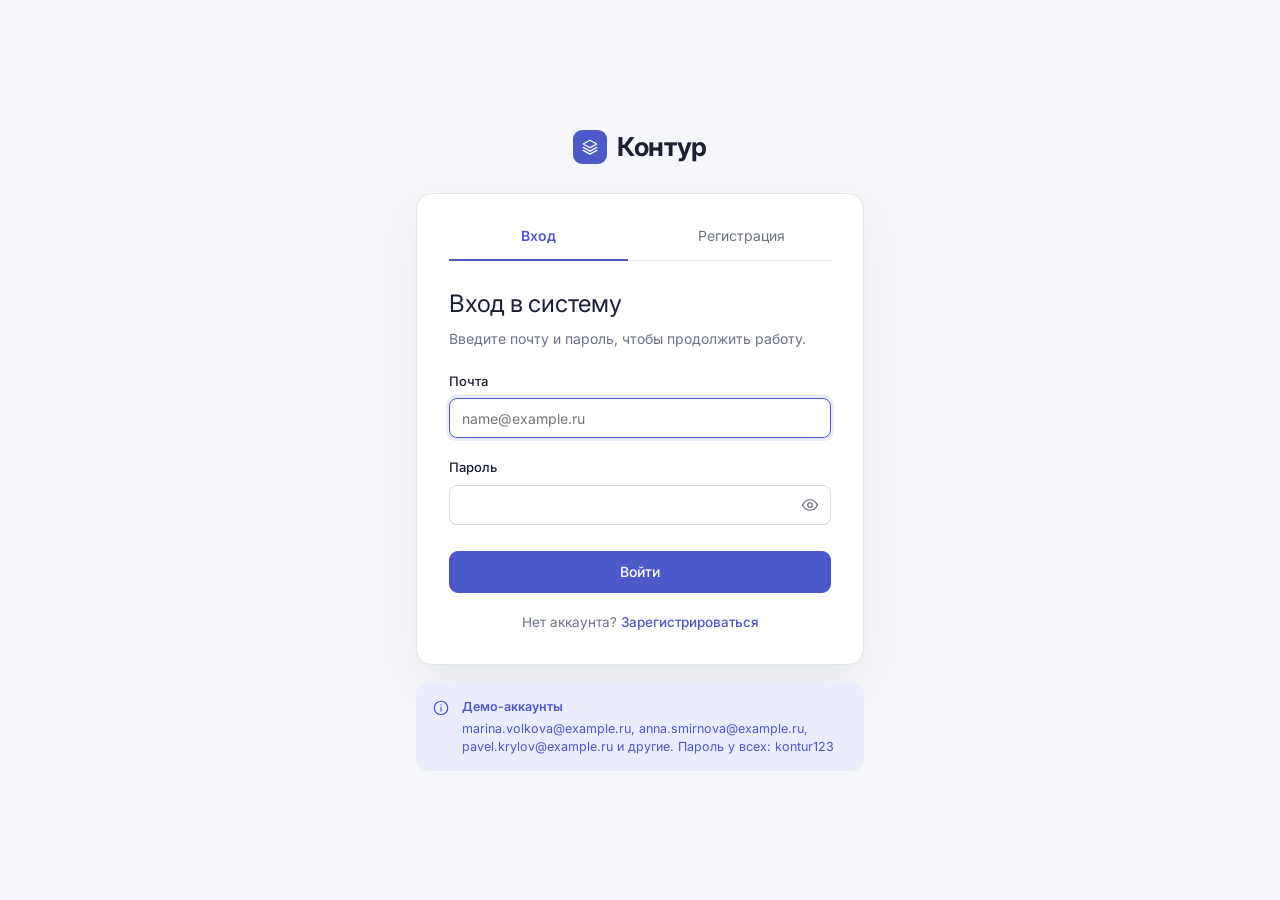
<file: tickets.html>
<!DOCTYPE html>
<html lang="ru">
<head>
	<meta charset="utf-8">
	<meta name="viewport" content="width=device-width, initial-scale=1">
	<title>Входящие тикеты — Контур</title>
	<link rel="preconnect" href="https://fonts.googleapis.com">
	<link rel="preconnect" href="https://fonts.gstatic.com" crossorigin>
	<link href="https://fonts.googleapis.com/css2?family=Inter:wght@400;500;600;700&display=swap" rel="stylesheet">
	<link rel="stylesheet" href="css/styles.css">
</head>
<body>
	<main class="content">
		<div class="page-head"><div><h1>Входящие тикеты</h1><p class="sub" id="tickets-sub"></p></div></div>
		<div class="alert alert-success hidden" id="incoming-banner"><svg class="i" viewBox="0 0 24 24"><circle cx="12" cy="12" r="9"/><path d="m8 12.3 2.8 2.8L16 9.5"/></svg><div><b id="banner-title"></b><span id="banner-text"></span></div></div>
		<div class="tabs" id="ticket-tabs" style="margin-top:34px;margin-bottom:0"></div>
		<div class="toolbar">
			<div class="search"><svg class="i" viewBox="0 0 24 24"><circle cx="11" cy="11" r="6.5"/><path d="m20 20-4.2-4.2"/></svg><input class="input" id="q" placeholder="Найти по номеру или названию" aria-label="Поиск"></div>
			<select class="select" id="f-status" aria-label="Статус"></select>
			<select class="select" id="f-priority" aria-label="Приоритет"><option value="">Все приоритеты</option><option>Высокий</option><option>Средний</option><option>Низкий</option></select>
		</div>
		<div class="table tickets">
			<div class="t-head"><div>Тикет</div><div>Статус</div><div>Приоритет</div><div>Исполнитель</div><div>Срок</div></div>
			<div id="rows"></div>
			<div class="t-foot"><span id="shown"></span><span>Обновлено только что</span></div>
		</div>
	</main>
	<script src="js/store.js"></script>
	<script src="js/ui.js"></script>
	<script src="js/pages/tickets.js"></script>
</body>
</html>
</file>
<file: css/styles.css>
:root{
	--primary:#4d58c9; --primary-hover:#4350b8; --primary-soft:#e9ecfc; --primary-line:#cfd4f3;
	--bg:#f6f7fa; --sidebar:#f0f2f7; --surface:#fff;
	--text:#1b1f33; --muted:#6c7286; --faint:#8a8fa3;
	--border:#e2e5ee; --border-strong:#d6d9e6;
	--success-bg:#e9f5ef; --success:#1f7a55; --success-line:#d3ecdf;
	--warn-bg:#fbf2df; --warn:#a8630a;
	--danger:#c0414f; --danger-hover:#ad3643; --danger-bg:#fceef0; --danger-text:#c0394a;
	--overlay:rgba(26,31,54,.43);
	--neutral-bg:#eceef4;
	--neutral:#5b6178;
	--radius:14px;
	--font:"Inter",-apple-system,BlinkMacSystemFont,"Segoe UI",Roboto,"Helvetica Neue",Arial,sans-serif;
}
*{box-sizing:border-box}
html,body{margin:0}
body{font-family:var(--font);font-size:14px;line-height:1.4;color:var(--text);background:var(--bg);-webkit-font-smoothing:antialiased}
a{color:inherit;text-decoration:none}
button,input,select,textarea{font:inherit;color:inherit}
button{cursor:pointer}
svg.i{width:18px;height:18px;fill:none;stroke:currentColor;stroke-width:1.6;stroke-linecap:round;stroke-linejoin:round;flex:none}
:focus-visible{outline:2px solid var(--primary);outline-offset:2px}
.sidebar{position:fixed;inset:0 auto 0 0;width:210px;background:var(--sidebar);border-right:1px solid var(--border);display:flex;flex-direction:column;padding:16px;z-index:20}
.brand{display:flex;align-items:center;gap:10px;font-size:22px;font-weight:700;letter-spacing:-.01em;height:50px;margin-bottom:17px}
.logo{width:30px;height:30px;border-radius:8px;background:var(--primary);color:#fff;display:grid;place-items:center}
.logo svg{width:18px;height:18px;fill:none;stroke:#fff;stroke-width:1.8;stroke-linecap:round;stroke-linejoin:round}
.nav{display:flex;flex-direction:column;gap:5px}
.nav a{display:flex;align-items:center;gap:12px;height:40px;padding:0 12px;border-radius:9px;font-size:14px;font-weight:500;color:#2b3047}
.nav a svg.i{color:#5b6178}
.nav a:hover{background:rgba(77,88,201,.07)}
.nav a.active{background:var(--primary-soft);color:var(--primary);font-weight:600}
.nav a.active svg.i{color:var(--primary)}
.side-section{margin:41px 0 12px;font-size:10.5px;font-weight:600;letter-spacing:.06em;color:#6c7286;text-transform:uppercase}
.side-link{display:flex;justify-content:space-between;align-items:center;font-size:13px;color:var(--muted);height:30px}
.side-link b{font-weight:600;color:var(--primary);font-size:12px}
.side-link:hover{color:var(--text)}
.side-user{margin-top:auto;border-top:1px solid var(--border-strong);padding-top:18px;display:flex;align-items:center;gap:10px}
.side-user b{display:block;font-size:12.5px;font-weight:600}
.side-user small{display:block;font-size:11.5px;color:var(--muted)}
.avatar{width:32px;height:32px;border-radius:50%;background:#dcdff7;color:var(--primary);display:grid;place-items:center;font-size:11.5px;font-weight:600;flex:none}
.avatar.sm{width:24px;height:24px;font-size:10px}
.avatar.lg{width:36px;height:36px;font-size:12px}
.main{margin-left:210px;min-height:100vh;display:flex;flex-direction:column}
.topbar{height:63px;background:var(--surface);border-bottom:1px solid var(--border);display:flex;align-items:center;justify-content:space-between;padding:0 32px 0 33px;position:sticky;top:0;z-index:10}
.crumbs{font-size:13px;color:var(--muted)}
.crumbs a:hover{color:var(--text)}
.top-actions{display:flex;align-items:center;font-size:13px;color:var(--muted)}
.top-actions .env{margin-right:18px}
.icon-btn{background:none;border:0;padding:4px;color:#4a5068;display:grid;place-items:center;position:relative;border-radius:8px}
.icon-btn:hover{background:var(--sidebar)}
.icon-btn .dot{position:absolute;top:3px;right:4px;width:7px;height:7px;border-radius:50%;background:var(--primary);border:1.5px solid #fff}
.top-actions .sep{width:1px;height:24px;background:var(--border);margin:0 16px 0 14px}
.top-actions .logout:hover{color:var(--text)}
.content{padding:38px 32px 48px 33px;flex:1}
.page-head{display:flex;justify-content:space-between;align-items:center;gap:24px;margin-bottom:24px}
.page-head > div:first-child{flex:1 1 380px;min-width:0}
.page-head h1{margin:0;font-size:28px;line-height:1.25;font-weight:400;letter-spacing:-.012em}
.page-head .sub{margin:8px 0 0;color:var(--muted);font-size:14px}
.head-actions{display:flex;gap:8px;flex-wrap:wrap;justify-content:flex-end;flex:0 1 auto}
.btn{display:inline-flex;align-items:center;justify-content:center;gap:8px;height:38px;padding:0 16px;border-radius:9px;border:1px solid var(--border-strong);background:#fff;font-size:14px;font-weight:500;color:var(--text);white-space:nowrap;transition:background .15s,border-color .15s}
.btn:hover{background:#f7f8fc}
.btn svg.i{width:16px;height:16px}
.btn-primary{background:var(--primary);border-color:var(--primary);color:#fff}
.btn-primary:hover{background:var(--primary-hover)}
.btn-danger{background:var(--danger);border-color:var(--danger);color:#fff}
.btn-danger:hover{background:var(--danger-hover)}
.btn-danger[disabled]{opacity:.45;cursor:not-allowed}
.btn-sm{height:34px;padding:0 14px;font-size:13.5px}
.card{background:#fff;border:1px solid var(--border);border-radius:var(--radius);padding:24px}
.card h2{margin:0 0 18px;font-size:18px;font-weight:500}
.alert{display:flex;gap:12px;align-items:flex-start;padding:15px 16px;border-radius:12px;font-size:13.5px;line-height:1.45}
.alert svg.i{margin-top:1px}
.alert b{display:block;font-weight:600;margin-bottom:2px}
.alert-success{background:var(--success-bg);color:var(--success)}
.alert-error{background:var(--danger-bg);color:var(--danger-text)}
.alert-info{background:var(--primary-soft);color:var(--primary)}
.alert-warn{background:var(--warn-bg);color:var(--warn)}
.alert.page-alert{margin-bottom:26px}
.field{margin-bottom:20px}
.field:last-child{margin-bottom:0}
.field label{display:block;font-size:13px;font-weight:500;margin-bottom:8px}
.input,.select,.textarea{width:100%;height:40px;padding:0 12px;border:1px solid var(--border-strong);border-radius:8px;background:#fff;font-size:14px;outline:none;transition:border-color .15s,box-shadow .15s}
.textarea{height:auto;min-height:86px;padding:10px 12px;resize:vertical;line-height:1.5}
.input:focus,.select:focus,.textarea:focus{border-color:var(--primary);box-shadow:0 0 0 3px rgba(77,88,201,.12)}
.select{appearance:none;-webkit-appearance:none;padding-right:34px;background:#fff url("data:image/svg+xml,%3Csvg xmlns='http://www.w3.org/2000/svg' width='16' height='16' viewBox='0 0 24 24' fill='none' stroke='%236c7286' stroke-width='2' stroke-linecap='round' stroke-linejoin='round'%3E%3Cpath d='m6 9 6 6 6-6'/%3E%3C/svg%3E") no-repeat right 12px center}
.hint{margin-top:8px;font-size:12px;color:var(--muted)}
.field-error{margin-top:8px;font-size:12px;color:var(--danger-text);display:none}
.field.invalid .input,.field.invalid .select{border-color:var(--danger)}
.field.invalid .field-error{display:block}
.field.invalid .hint{display:none}
.row2{display:grid;grid-template-columns:1fr 1fr;gap:16px}
.chip{display:inline-flex;align-items:center;gap:6px;height:26px;padding:0 10px;border-radius:8px;font-size:12px;font-weight:500;white-space:nowrap}
.chip::before{content:"";width:5px;height:5px;border-radius:50%;background:currentColor}
.chip-warn{background:var(--warn-bg);color:var(--warn)}
.chip-ok{background:var(--success-bg);color:var(--success)}
.chip-danger{background:#fdeaec;color:var(--danger-text)}
.chip-info{background:var(--primary-soft);color:var(--primary)}
.tabs{display:flex;gap:24px;border-bottom:1px solid var(--border);margin-bottom:24px}
.tabs a{padding:0 0 13px;font-size:14px;color:var(--muted);border-bottom:2px solid transparent;margin-bottom:-1px}
.tabs a:hover{color:var(--text)}
.tabs a.active{color:var(--primary);font-weight:600;border-color:var(--primary)}
.list-head{display:flex;justify-content:space-between;align-items:center;margin:22px 0 32px}
.list-head h2{margin:0;font-size:17px;font-weight:600}
.projects{display:grid;grid-template-columns:repeat(3,1fr);gap:22px}
.project{position:relative;background:#fff;border:1px solid var(--border);border-radius:var(--radius);padding:24px;display:block;transition:box-shadow .15s,border-color .15s}
.project:hover{border-color:var(--primary-line);box-shadow:0 6px 20px rgba(40,50,120,.07)}
.project .code{width:44px;height:44px;border-radius:12px;background:var(--primary-soft);color:var(--primary);display:grid;place-items:center;font-weight:700;font-size:13.5px}
.project .gear{position:absolute;top:22px;right:20px;color:#6c7286;padding:6px;border-radius:8px;z-index:2}
.project .gear:hover{background:var(--sidebar);color:var(--text)}
.project h3{margin:24px 0 8px;font-size:20px;font-weight:500}
.project p{margin:0;color:var(--muted);font-size:13.5px}
.stats{display:flex;gap:18px;margin:26px 0 24px;padding-bottom:26px;border-bottom:1px solid var(--border)}
.stats strong{display:block;font-size:24px;font-weight:500;line-height:1.1}
.stats span{font-size:12px;color:var(--muted)}
.meta{display:flex;align-items:center;gap:10px;font-size:12px;color:var(--muted);margin-bottom:18px}
.meta.role{color:#3a405a}
.project .upd{font-size:11px;color:var(--muted);margin-top:26px}
.link-card{position:absolute;inset:0;border-radius:var(--radius);z-index:1}
.dropdown{position:absolute;top:72px;right:40px;width:318px;background:#fff;border:1px solid var(--border);border-radius:14px;box-shadow:0 18px 44px rgba(30,36,80,.18);z-index:40;display:none;overflow:hidden}
.dropdown.open{display:block}
.dd-head{display:flex;justify-content:space-between;align-items:center;padding:14px 14px 14px;border-bottom:1px solid var(--border);font-size:13px;font-weight:600}
.dd-head .count{background:var(--primary-soft);color:var(--primary);border-radius:10px;min-width:24px;height:22px;display:grid;place-items:center;font-size:11.5px}
.dd-item{display:block;position:relative;padding:14px 14px 13px 30px;border-bottom:1px solid var(--border);font-size:13px}
.dd-item:hover{background:#fafbfe}
.dd-item b{display:block;font-weight:600;line-height:1.35}
.dd-item small{display:block;margin-top:6px;font-size:11.5px;color:var(--muted)}
.dd-item::before{content:"";position:absolute;left:14px;top:19px;width:6px;height:6px;border-radius:50%;background:var(--primary)}
.dd-item.read::before{background:transparent}
.dd-foot{display:block;width:100%;text-align:left;background:none;border:0;padding:14px;font-size:12.5px;color:var(--primary);font-weight:500}
.toolbar{display:flex;gap:12px;margin:22px 0 22px}
.search{position:relative;width:352px}
.search svg{position:absolute;left:12px;top:50%;transform:translateY(-50%);width:16px;height:16px;color:#5b6178}
.search .input{padding-left:36px;height:38px}
.table{background:#fff;border:1px solid var(--border);border-radius:var(--radius);overflow:hidden}
.t-head,.t-row{display:grid;align-items:center;padding:0 17px;column-gap:12px}
.tickets .t-head,.tickets .t-row{grid-template-columns:minmax(0,1fr) 168px 100px 160px 118px}
.t-head{height:44px;background:var(--sidebar);font-size:10.5px;font-weight:500;letter-spacing:.06em;text-transform:uppercase;color:#6c7286}
.t-row{min-height:74px;border-top:1px solid var(--border);font-size:13px;transition:background .12s}
.t-head + .t-row{border-top:0}
.t-row:hover{background:#f7f8fe}
.t-row .id{display:block;font-size:12px;color:var(--muted);margin-bottom:3px}
.t-row .name{font-size:14px;font-weight:500}
.pri-high{color:var(--danger-text)}
.pri-mid,.pri-low,.muted{color:var(--muted)}
.t-foot{display:flex;justify-content:space-between;padding:20px 17px;border-top:1px solid var(--border);font-size:12px;color:var(--muted)}
.ticket-layout{display:grid;grid-template-columns:minmax(0,1fr) 300px;gap:26px;align-items:start}
.stack{display:flex;flex-direction:column;gap:22px}
.request{background:#f7f8fe;border:1px solid var(--primary-line);border-radius:var(--radius);padding:16px 14px}
.request .lbl{font-size:11px;font-weight:600;color:var(--primary);margin-bottom:12px}
.request p{margin:0 0 14px;font-size:14px}
.request .btns{display:flex;gap:8px}
.badges{display:flex;gap:8px;margin-bottom:22px}
.card h3.sec{margin:0 0 14px;font-size:17px;font-weight:500}
.desc{font-size:14px;line-height:1.55;margin:0 0 22px}
.two-col{display:grid;grid-template-columns:1fr 1fr;gap:24px;font-size:13px;line-height:1.5}
.two-col b.t{display:block;font-weight:600;margin-bottom:8px}
.kv{font-size:12px;color:var(--muted);margin-bottom:4px}
.kv-v{font-size:13px;font-weight:600;margin-bottom:14px}
.attach-title{border-top:1px solid var(--border);margin-top:22px;padding-top:20px;font-size:13px;font-weight:600;margin-bottom:12px}
.file{display:flex;align-items:center;gap:12px;border:1px solid var(--border);border-radius:10px;padding:12px 14px}
.file .ico{color:var(--primary)}
.file b{display:block;font-size:13px;font-weight:500}
.file small{font-size:11.5px;color:var(--muted)}
.file .act{margin-left:auto;background:none;border:0;color:#5b6178;padding:4px;border-radius:6px}
.file .act:hover{background:var(--sidebar)}
.comment{display:flex;gap:12px;align-items:flex-start;margin-bottom:22px}
.comment b{font-size:13px;font-weight:600}
.comment time{font-size:12px;color:var(--muted);margin-left:6px}
.comment p{margin:3px 0 0;font-size:13px}
.comment-box{position:relative}
.comment-box .input{padding-right:42px;height:42px;font-size:13px}
.comment-box button{position:absolute;right:8px;top:50%;transform:translateY(-50%);background:none;border:0;color:#5b6178;padding:6px}
.props h2{margin-bottom:22px}
.props .sep{border-top:1px solid var(--border);margin:6px 0 16px}
.hist{font-size:11.5px;color:var(--muted);line-height:1.5}
.edit-layout{display:grid;grid-template-columns:minmax(0,1fr) 270px;gap:24px;align-items:start}
.edit-layout .card{padding:24px 22px}
.edit-layout .field label{margin-bottom:9px}
.card-head-row{display:flex;justify-content:space-between;align-items:center;margin-bottom:10px}
.card-head-row label{margin:0}
.fileinfo{font-size:12px;color:var(--muted);margin-top:14px}
.file .x{margin-left:auto;background:none;border:0;color:#5b6178;padding:4px}
.members .t-head,.members .t-row{grid-template-columns:minmax(0,1fr) 220px 150px 190px}
.members .t-row{min-height:72px}
.person{display:flex;align-items:center;gap:14px}
.person b{display:block;font-size:14px;font-weight:500}
.person small{display:block;font-size:12px;color:var(--muted);margin-top:2px}
.role-cell{font-weight:500;font-size:13.5px}
.act-links{display:flex;gap:14px;font-size:12.5px}
.act-links button{background:none;border:0;padding:0;font-size:12.5px;color:var(--primary)}
.act-links button.del{color:var(--muted)}
.act-links button:hover{text-decoration:underline}
.act-links span{color:var(--muted)}
.form-layout{display:grid;grid-template-columns:minmax(0,1fr) 278px;gap:26px;align-items:start}
.form-layout .stack{gap:22px}
.side-card p{margin:0 0 20px;color:var(--muted);font-size:14px;line-height:1.55}
.side-card .sep{border-top:1px solid var(--border);margin:0 0 20px}
.form-actions{display:flex;justify-content:flex-end;gap:10px;margin-top:22px}
.repo-row{display:flex;justify-content:space-between;align-items:center;margin-top:18px}
.repo-row .chip{height:24px;font-size:11.5px}
.form-layout .alert{margin-top:22px}
.overlay{position:fixed;inset:0;background:var(--overlay);z-index:100;display:none;align-items:center;justify-content:center;padding:24px;overflow-y:auto}
.overlay.open{display:flex}
.modal{background:#fff;border-radius:16px;width:534px;max-width:100%;padding:28px;box-shadow:0 24px 64px rgba(20,25,60,.28);margin:auto}
.modal.wide{width:680px}
.modal-head{display:flex;justify-content:space-between;align-items:flex-start;margin-bottom:20px}
.modal-head h2{margin:0;font-size:22px;font-weight:400;letter-spacing:-.01em}
.modal-x{background:none;border:0;color:#4a5068;padding:2px;margin:-2px -2px 0 0;border-radius:6px}
.modal-x:hover{background:var(--sidebar)}
.modal .lead{margin:0 0 20px;color:var(--muted);font-size:14px;line-height:1.5}
.modal-foot{display:flex;justify-content:flex-end;gap:10px;border-top:1px solid var(--border);margin-top:22px;padding-top:20px}
.modal .alert{margin-top:18px}
.modal .kv{margin-top:14px}
.modal .kv-v{margin-bottom:0}
.picker{display:flex;flex-direction:column;gap:10px;margin-bottom:20px}
.pick{display:flex;align-items:center;gap:14px;border:1px solid var(--border-strong);border-radius:10px;padding:12px 14px;background:#fff;cursor:pointer;text-align:left;width:100%}
.pick .avatar{width:32px;height:32px}
.pick b{display:block;font-size:14px;font-weight:500}
.pick small{display:block;font-size:11.5px;color:var(--muted);margin-top:3px}
.pick .radio{margin-left:auto;width:18px;height:18px;border-radius:50%;border:1.6px solid #6c7286;display:grid;place-items:center}
.pick.selected{background:var(--primary-soft);border-color:var(--primary)}
.pick.selected .radio{border:0;color:var(--primary)}
.pick.selected .radio svg{width:20px;height:20px}
.pick:not(.selected) .radio svg{display:none}
.modal-foot .push{margin-left:0}
.toast{position:fixed;left:50%;bottom:28px;transform:translate(-50%,20px);background:#1b1f33;color:#fff;padding:12px 18px;border-radius:10px;font-size:13.5px;opacity:0;pointer-events:none;transition:.25s;z-index:200}
.toast.show{opacity:1;transform:translate(-50%,0)}
.hidden{display:none!important}
@media (max-width:1180px){
	.ticket-layout,.edit-layout,.form-layout{grid-template-columns:1fr}
	.projects{grid-template-columns:repeat(2,1fr)}
}
@media (max-width:820px){
	.sidebar{position:static;width:auto;height:auto;border-right:0;border-bottom:1px solid var(--border)}
	.main{margin-left:0}
	.projects{grid-template-columns:1fr}
	.page-head{flex-direction:column}
	.row2,.two-col{grid-template-columns:1fr}
	.table{overflow-x:auto}
	.t-head,.t-row{min-width:760px}
}
@media (prefers-reduced-motion:reduce){*{transition:none!important}}
.chip-neutral{background:var(--neutral-bg);color:var(--neutral)}
.chip-plain::before{display:none}
.project .desc-clamp{display:-webkit-box;-webkit-line-clamp:2;-webkit-box-orient:vertical;overflow:hidden;min-height:38px}
.empty{background:#fff;border:1px dashed var(--border-strong);border-radius:var(--radius);padding:48px 24px;text-align:center;color:var(--muted)}
.empty b{display:block;color:var(--text);font-size:16px;font-weight:500;margin-bottom:6px}
.toolbar .select{width:auto;height:38px;padding-left:14px;font-weight:500;font-size:14px;border-radius:9px}
.inline-search{display:none;width:260px}
.inline-search.open{display:block}
.my-tickets .t-head,.my-tickets .t-row{grid-template-columns:minmax(0,1fr) 168px 100px 160px 118px}
.row-static{cursor:default}
.file-error{margin-top:16px}
.file-error b{margin-bottom:2px}
.pick.disabled{opacity:.5;cursor:not-allowed}
.person.me small{color:var(--muted)}
.invite-code{display:block;margin-top:4px;font-weight:600;letter-spacing:.02em}
.role-none{color:var(--muted);font-weight:400}
.comment-empty{font-size:13px;color:var(--muted);margin:0 0 18px}
.field input[type=date],.field input[type=time]{min-height:40px}
.notice-spacer{margin-top:22px}
.dd-empty{padding:22px 14px;font-size:13px;color:var(--muted)}
.auth-body{min-height:100vh;display:flex;flex-direction:column;align-items:center;justify-content:center;padding:32px 16px;background:var(--bg)}
.auth{width:100%;max-width:448px}
.auth-brand{display:flex;align-items:center;justify-content:center;gap:10px;font-size:26px;font-weight:700;letter-spacing:-.01em;margin-bottom:28px}
.auth-brand .logo{width:34px;height:34px;border-radius:9px}
.auth-card{background:#fff;border:1px solid var(--border);border-radius:16px;padding:32px;box-shadow:0 18px 44px rgba(30,36,80,.08)}
.auth-tabs{margin-bottom:26px}
.auth-tabs a{flex:1;text-align:center;cursor:pointer}
.auth-card h1{margin:0 0 8px;font-size:24px;font-weight:400;letter-spacing:-.01em}
.auth-card .sub{margin:0 0 24px;color:var(--muted);font-size:14px}
.auth-alert{margin-bottom:20px}
.pw-wrap{position:relative}
.pw-wrap .input{padding-right:46px}
.pw-toggle{position:absolute;right:6px;top:50%;transform:translateY(-50%);background:none;border:0;padding:6px;color:#5b6178;border-radius:8px;display:grid;place-items:center}
.pw-toggle:hover{background:var(--sidebar)}
.auth-submit{width:100%;height:42px;margin-top:6px}
.auth-switch{margin:20px 0 0;text-align:center;font-size:13.5px;color:var(--muted)}
.auth-switch button{background:none;border:0;padding:0;color:var(--primary);font-weight:500}
.auth-switch button:hover{text-decoration:underline}
.demo-hint{margin-top:18px;font-size:12.5px}
.demo-hint b{margin-bottom:4px}
</file>
